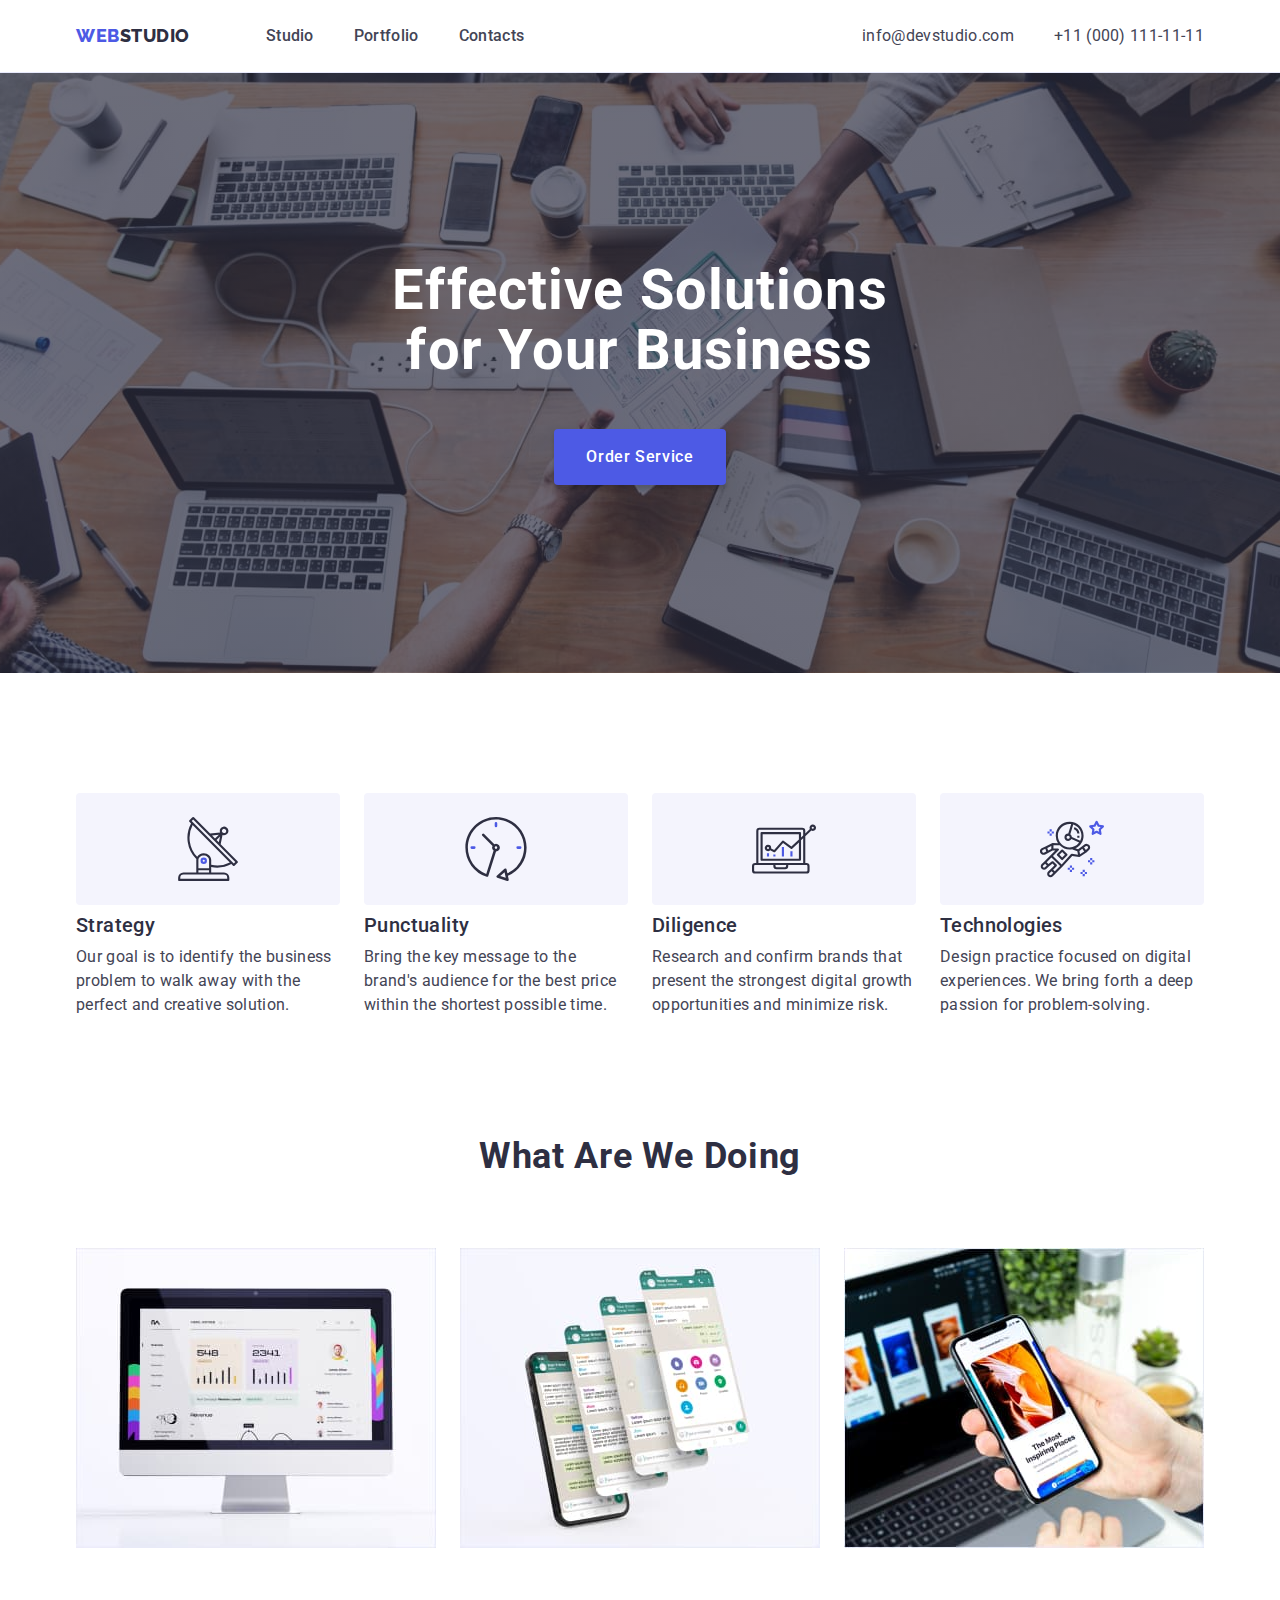
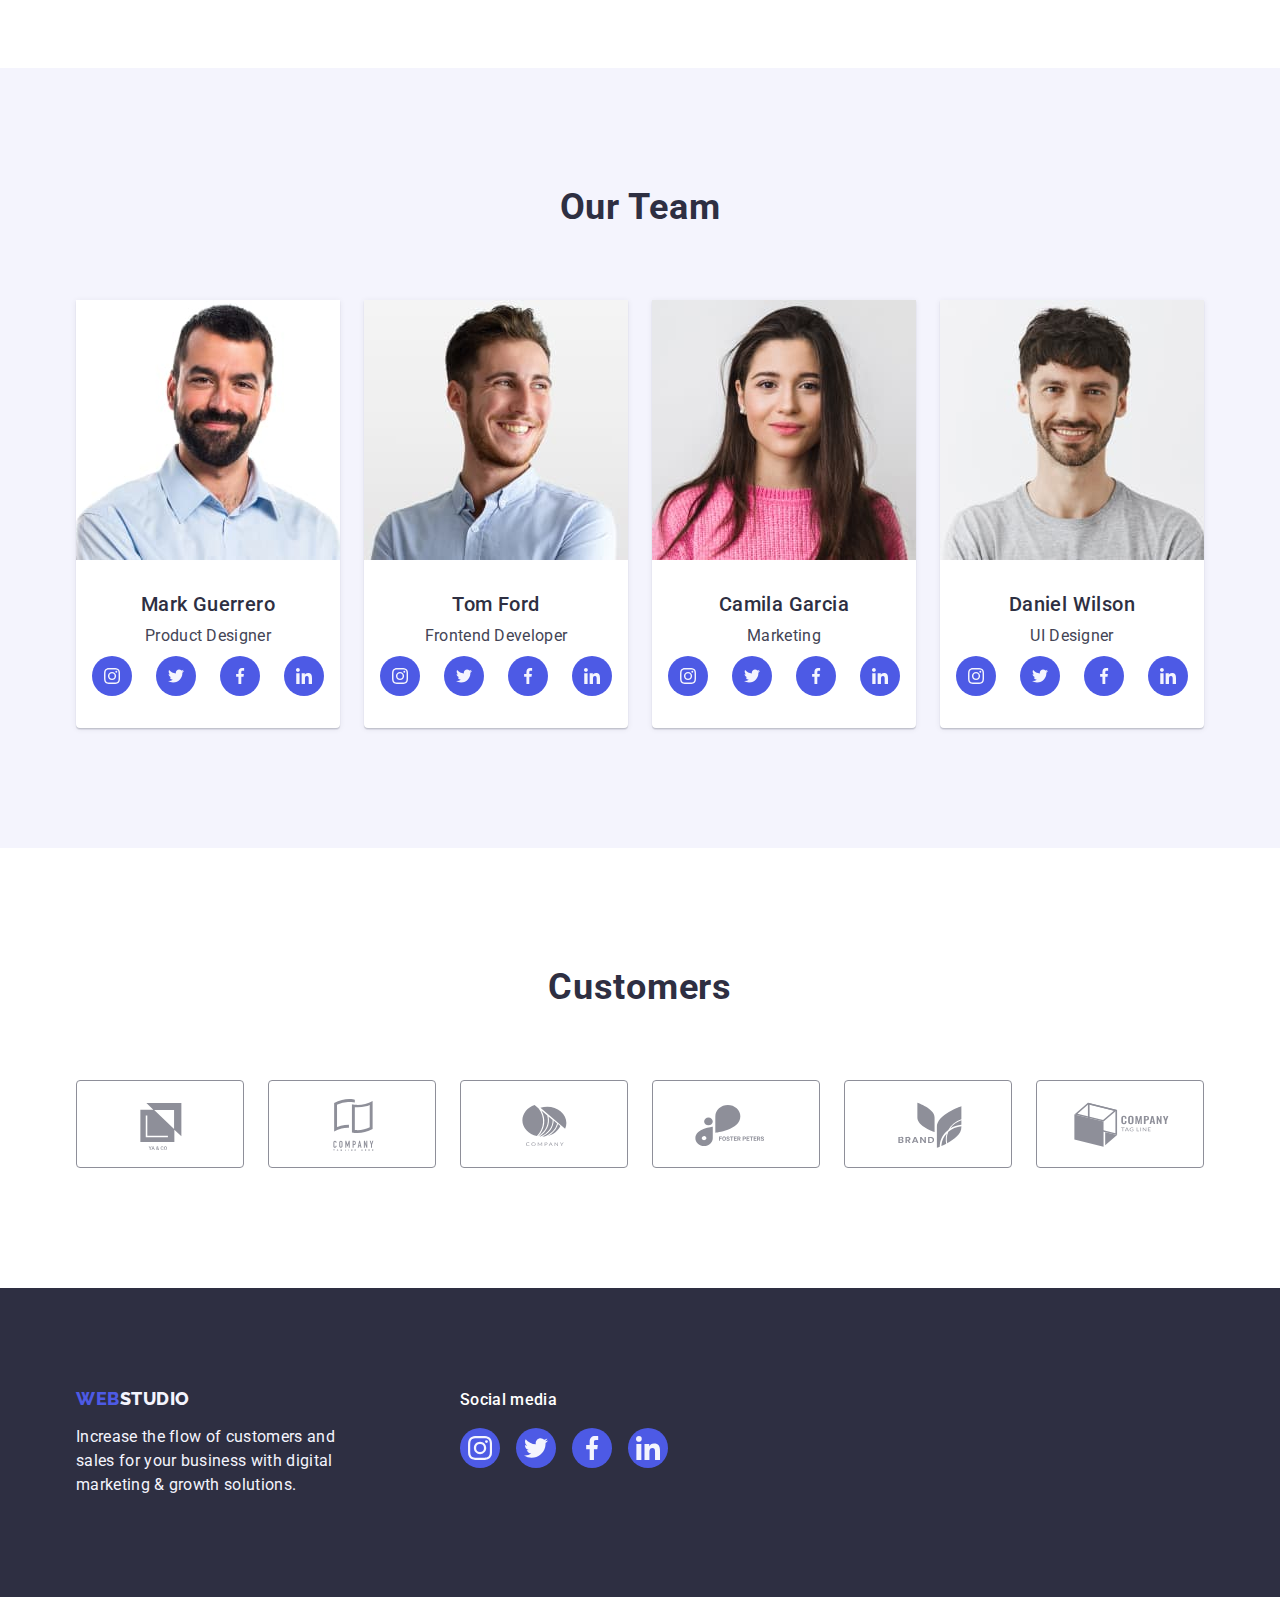
<file: index.html>
<!DOCTYPE html>
<html lang="en">
  <head>
    <meta charset="UTF-8" />
    <meta http-equiv="X-UA-Compatible" content="IE=edge" />
    <meta name="viewport" content="width=device-width, initial-scale=1.0" />
    <title>WebStudio</title>
    <link rel="preconnect" href="https://fonts.googleapis.com" />
    <link rel="preconnect" href="https://fonts.gstatic.com" crossorigin />
    <link
      href="https://fonts.googleapis.com/css2?family=Raleway:wght@800&family=Roboto:wght@400;500;700;900&display=swap"
      rel="stylesheet"
    />
    <link
      rel="stylesheet"
      href="https://cdn.jsdelivr.net/npm/modern-normalize@1.1.0/modern-normalize.min.css"
    />
    <link rel="stylesheet" href="./css/styles.css" />
  </head>
  <body>
    <!-- HEADER -->
    <header class="main-header">
      <div class="container page-header-container">
        <nav class="main-nav">
          <a class="logo logo-top link" href="./index.html"
            >Web<span class="logo-header">Studio</span></a
          >
          <ul class="menu list">
            <li class="menu-item">
              <a class="menu-link link" href="./index.html">Studio</a>
            </li>
            <li class="menu-item">
              <a class="menu-link link" href="./portfolio.html">Portfolio</a>
            </li>
            <li class="menu-item">
              <a class="menu-link link" href="">Contacts</a>
            </li>
          </ul>
        </nav>
        <address class="address">
          <ul class="address-item list">
            <li class="contact-item">
              <a class="contact link" href="mailto:info@devstudio.com"
                >info@devstudio.com</a
              >
            </li>
            <li class="contact-item">
              <a class="contact link" href="tel:+110001111111"
                >+11 (000) 111-11-11</a
              >
            </li>
          </ul>
        </address>
      </div>
    </header>
    <main>
      <!-- HERO -->
      <section class="hero">
        <div class="container">
          <h1 class="main-title">Effective Solutions for Your Business</h1>
          <button class="order-btn button" type="button">Order Service</button>
        </div>
      </section>
      <!-- FEATURE -->
      <section class="section-feature section">
        <div class="container">
          <h2 class="visually-hidden">Our features</h2>
          <ul class="section-list list">
            <li class="feature-item">
              <div class="feature-item-container">
                <svg class="feature-icon" width="64" height="64">
                  <use href="./images/icons.svg#icon-antenna"></use>
                </svg>
              </div>
              <h3 class="title">Strategy</h3>
              <p class="description">
                Our goal is to identify the business problem to walk away with
                the perfect and creative solution.
              </p>
            </li>
            <li class="feature-item">
              <div class="feature-item-container">
                <svg class="feature-icon" width="64" height="64">
                  <use href="./images/icons.svg#icon-clock"></use>
                </svg>
              </div>
              <h3 class="title">Punctuality</h3>
              <p class="description">
                Bring the key message to the brand's audience for the best price
                within the shortest possible time.
              </p>
            </li>
            <li class="feature-item">
              <div class="feature-item-container">
                <svg class="feature-icon" width="64" height="64">
                  <use href="./images/icons.svg#icon-diagram"></use>
                </svg>
              </div>
              <h3 class="title">Diligence</h3>
              <p class="description">
                Research and confirm brands that present the strongest digital
                growth opportunities and minimize risk.
              </p>
            </li>
            <li class="feature-item">
              <div class="feature-item-container">
                <svg class="feature-icon" width="64" height="64">
                  <use href="./images/icons.svg#icon-astronaut"></use>
                </svg>
              </div>
              <h3 class="title">Technologies</h3>
              <p class="description">
                Design practice focused on digital experiences. We bring forth a
                deep passion for problem-solving.
              </p>
            </li>
          </ul>
        </div>
      </section>
      <!-- EXAMPLES -->
      <section class="section-examples section">
        <div class="container">
          <h2 class="section-title">What are we doing</h2>
          <ul class="section-list list">
            <li class="item-list examples-card">
              <img
                src="./images/img1.jpg"
                alt="website for computer"
                width="360"
                height="300"
              />
            </li>
            <li class="item-list examples-card">
              <img
                src="./images/img2.jpg"
                alt="messengers"
                width="360"
                height="300"
              />
            </li>
            <li class="item-list examples-card">
              <img
                src="./images/img3.jpg"
                alt="apps for phones"
                width="360"
                height="300"
              />
            </li>
          </ul>
        </div>
      </section>
      <!-- TEAM -->
      <section class="section-team section">
        <div class="container">
          <h2 class="section-title">Our Team</h2>
          <ul class="section-list list">
            <li class="item-list team-card">
              <img
                src="./images/mark-guerrero.jpg"
                alt="employee"
                width="264"
                height="260"
              />
              <div class="team-card-content">
                <h3 class="title team-text">Mark Guerrero</h3>
                <p class="description team-text">Product Designer</p>
                <ul class="social-list list">
                  <li class="social-list-item">
                    <a href="" class="social-list-link link">
                      <svg class="social-list-icon" width="16" height="16">
                        <use href="./images/icons.svg#icon-instagram"></use>
                      </svg>
                    </a>
                  </li>
                  <li class="social-list-item">
                    <a href="" class="social-list-link link">
                      <svg class="social-list-icon" width="16" height="16">
                        <use href="./images/icons.svg#icon-twitter"></use>
                      </svg>
                    </a>
                  </li>
                  <li class="social-list-item">
                    <a href="" class="social-list-link link">
                      <svg class="social-list-icon" width="16" height="16">
                        <use href="./images/icons.svg#icon-facebook"></use>
                      </svg>
                    </a>
                  </li>
                  <li class="social-list-item">
                    <a href="" class="social-list-link link">
                      <svg class="social-list-icon" width="16" height="16">
                        <use href="./images/icons.svg#icon-linkedin"></use>
                      </svg>
                    </a>
                  </li>
                </ul>
              </div>
            </li>
            <li class="item-list team-card">
              <img
                src="./images/tom-ford.jpg"
                alt="employee"
                width="264"
                height="260"
              />
              <div class="team-card-content">
                <h3 class="title team-text">Tom Ford</h3>
                <p class="description team-text">Frontend Developer</p>
                <ul class="social-list list">
                  <li class="social-list-item">
                    <a href="" class="social-list-link">
                      <svg class="social-list-icon" width="16" height="16">
                        <use href="./images/icons.svg#icon-instagram"></use>
                      </svg>
                    </a>
                  </li>
                  <li class="social-list-item">
                    <a href="" class="social-list-link">
                      <svg class="social-list-icon" width="16" height="16">
                        <use href="./images/icons.svg#icon-twitter"></use>
                      </svg>
                    </a>
                  </li>
                  <li class="social-list-item">
                    <a href="" class="social-list-link">
                      <svg class="social-list-icon" width="16" height="16">
                        <use href="./images/icons.svg#icon-facebook"></use>
                      </svg>
                    </a>
                  </li>
                  <li class="social-list-item">
                    <a href="" class="social-list-link">
                      <svg class="social-list-icon" width="16" height="16">
                        <use href="./images/icons.svg#icon-linkedin"></use>
                      </svg>
                    </a>
                  </li>
                </ul>
              </div>
            </li>
            <li class="item-list team-card">
              <img
                src="./images/camila-garcia.jpg"
                alt="employee"
                width="264"
                height="260"
              />
              <div class="team-card-content">
                <h3 class="title team-text">Camila Garcia</h3>
                <p class="description team-text">Marketing</p>
                <ul class="social-list list">
                  <li class="social-list-item">
                    <a href="" class="social-list-link">
                      <svg class="social-list-icon" width="16" height="16">
                        <use href="./images/icons.svg#icon-instagram"></use>
                      </svg>
                    </a>
                  </li>
                  <li class="social-list-item">
                    <a href="" class="social-list-link">
                      <svg class="social-list-icon" width="16" height="16">
                        <use href="./images/icons.svg#icon-twitter"></use>
                      </svg>
                    </a>
                  </li>
                  <li class="social-list-item">
                    <a href="" class="social-list-link">
                      <svg class="social-list-icon" width="16" height="16">
                        <use href="./images/icons.svg#icon-facebook"></use>
                      </svg>
                    </a>
                  </li>
                  <li class="social-list-item">
                    <a href="" class="social-list-link">
                      <svg class="social-list-icon" width="16" height="16">
                        <use href="./images/icons.svg#icon-linkedin"></use>
                      </svg>
                    </a>
                  </li>
                </ul>
              </div>
            </li>
            <li class="item-list team-card">
              <img
                src="./images/daniel-wilson.jpg"
                alt="employee"
                width="264"
                height="260"
              />
              <div class="team-card-content">
                <h3 class="title team-text">Daniel Wilson</h3>
                <p class="description team-text">UI Designer</p>
                <ul class="social-list list">
                  <li class="social-list-item">
                    <a href="" class="social-list-link">
                      <svg class="social-list-icon" width="16" height="16">
                        <use href="./images/icons.svg#icon-instagram"></use>
                      </svg>
                    </a>
                  </li>
                  <li class="social-list-item">
                    <a href="" class="social-list-link">
                      <svg class="social-list-icon" width="16" height="16">
                        <use href="./images/icons.svg#icon-twitter"></use>
                      </svg>
                    </a>
                  </li>
                  <li class="social-list-item">
                    <a href="" class="social-list-link">
                      <svg class="social-list-icon" width="16" height="16">
                        <use href="./images/icons.svg#icon-facebook"></use>
                      </svg>
                    </a>
                  </li>
                  <li class="social-list-item">
                    <a href="" class="social-list-link">
                      <svg class="social-list-icon" width="16" height="16">
                        <use href="./images/icons.svg#icon-linkedin"></use>
                      </svg>
                    </a>
                  </li>
                </ul>
              </div>
            </li>
          </ul>
        </div>
      </section>
      <!-- CUSTOMERS -->
      <section class="section-customers section">
        <div class="container">
          <h2 class="section-title">Customers</h2>
          <ul class="section-list list">
            <li class="item-list company-item">
              <a href="" class="company-link link">
                <svg class="company-icon" width="104" height="56">
                  <use href="./images/icons.svg#icon-client1"></use>
                </svg>
              </a>
            </li>
            <li class="item-list company-item">
              <a href="" class="company-link link">
                <svg class="company-icon" width="104" height="56">
                  <use href="./images/icons.svg#icon-client2"></use>
                </svg>
              </a>
            </li>
            <li class="item-list company-item">
              <a href="" class="company-link link">
                <svg class="company-icon" width="104" height="56">
                  <use href="./images/icons.svg#icon-client3"></use>
                </svg>
              </a>
            </li>
            <li class="item-list company-item">
              <a href="" class="company-link link">
                <svg class="company-icon" width="104" height="56">
                  <use href="./images/icons.svg#icon-client4"></use>
                </svg>
              </a>
            </li>
            <li class="item-list company-item">
              <a href="" class="company-link link">
                <svg class="company-icon" width="104" height="56">
                  <use href="./images/icons.svg#icon-client5"></use>
                </svg>
              </a>
            </li>
            <li class="item-list company-item">
              <a href="" class="company-link link">
                <svg class="company-icon" width="104" height="56">
                  <use href="./images/icons.svg#icon-client6"></use>
                </svg>
              </a>
            </li>
          </ul>
        </div>
      </section>
    </main>
    <!-- FOOTER -->
    <footer class="footer">
      <div class="footer-container container">
        <div class="footer-left">
          <a class="logo footer-link link" href="./index.html"
            >Web<span class="logo-footer">Studio</span></a
          >
          <p class="footer-description-left">
            Increase the flow of customers and sales for your business with
            digital marketing & growth solutions.
          </p>
        </div>
        <div class="footer-right">
          <p class="footer-description-right">Social media</p>
          <ul class="social-contact list">
            <li class="social-contact-item">
              <a href="" class="social-contact-link link">
                <svg class="social-contact-icon" width="24" height="24">
                  <use href="./images/icons.svg#icon-instagram"></use>
                </svg>
              </a>
            </li>
            <li class="social-contact-item">
              <a href="" class="social-contact-link link">
                <svg class="social-contact-icon" width="24" height="24">
                  <use href="./images/icons.svg#icon-twitter"></use>
                </svg>
              </a>
            </li>
            <li class="social-contact-item">
              <a href="" class="social-contact-link link">
                <svg class="social-contact-icon" width="24" height="24">
                  <use href="./images/icons.svg#icon-facebook"></use>
                </svg>
              </a>
            </li>
            <li class="social-contact-item">
              <a href="" class="social-contact-link link">
                <svg class="social-contact-icon" width="24" height="24">
                  <use href="./images/icons.svg#icon-linkedin"></use>
                </svg>
              </a>
            </li>
          </ul>
        </div>
      </div>
    </footer>
  </body>
</html>
</file>
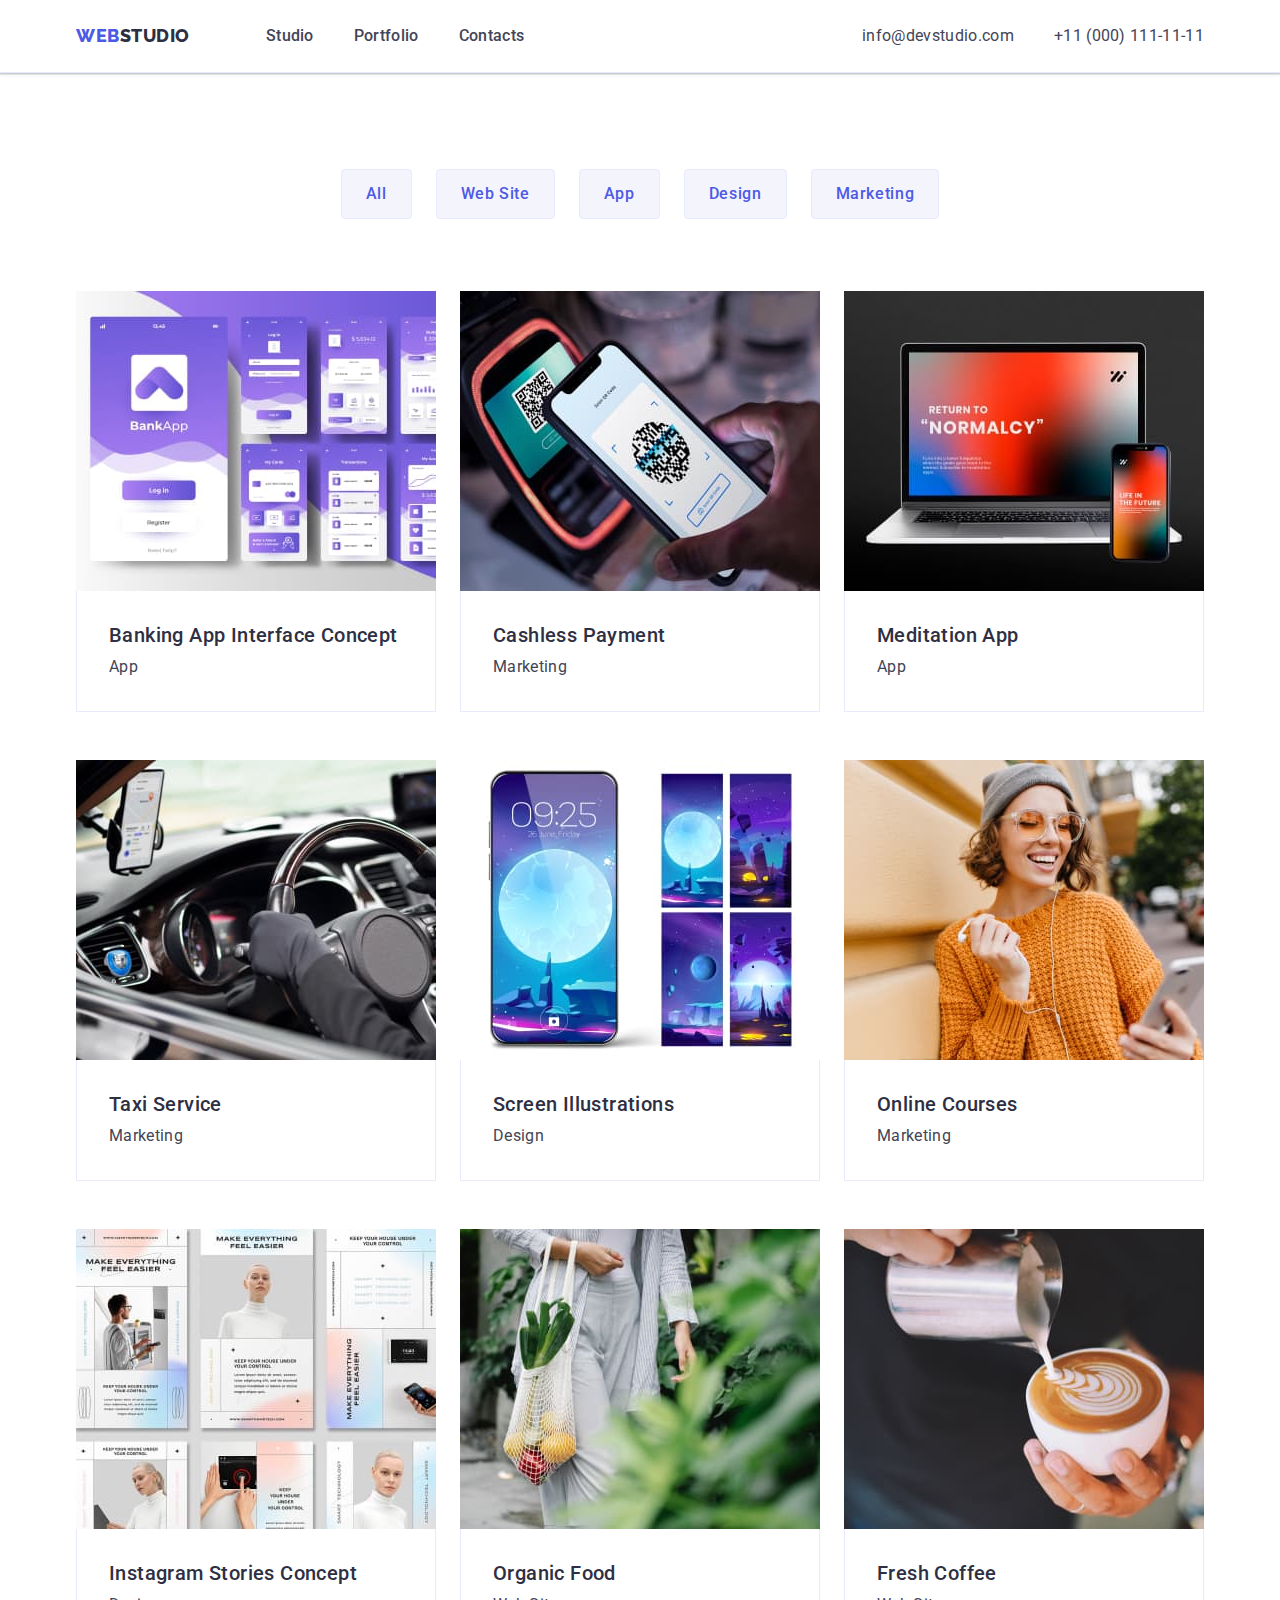
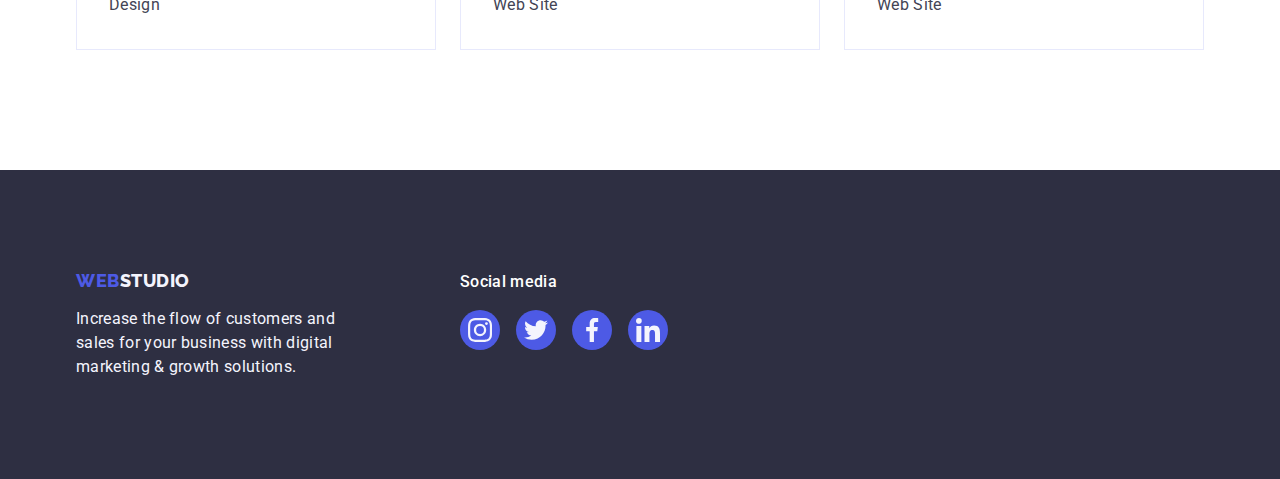
<file: portfolio.html>
<!DOCTYPE html>
<html lang="en">
  <head>
    <meta charset="UTF-8" />
    <meta http-equiv="X-UA-Compatible" content="IE=edge" />
    <meta name="viewport" content="width=device-width, initial-scale=1.0" />
    <title>WebStudio</title>
    <link rel="preconnect" href="https://fonts.googleapis.com" />
    <link rel="preconnect" href="https://fonts.gstatic.com" crossorigin />
    <link
      href="https://fonts.googleapis.com/css2?family=Raleway:wght@800&family=Roboto:wght@400;500;700;900&display=swap"
      rel="stylesheet"
    />
    <link
      rel="stylesheet"
      href="https://cdn.jsdelivr.net/npm/modern-normalize@1.1.0/modern-normalize.min.css"
    />
    <link rel="stylesheet" href="./css/styles.css" />
  </head>
  <body>
    <!-- HEADER -->
    <header class="main-header">
      <div class="container page-header-container">
        <nav class="main-nav">
          <a class="logo logo-top link" href="./index.html"
            >Web<span class="logo-header">Studio</span></a
          >
          <ul class="menu list">
            <li class="menu-item">
              <a class="menu-link link" href="./index.html">Studio</a>
            </li>
            <li class="menu-item">
              <a class="menu-link link" href="./portfolio.html">Portfolio</a>
            </li>
            <li class="menu-item">
              <a class="menu-link link" href="">Contacts</a>
            </li>
          </ul>
        </nav>
        <address class="address">
          <ul class="address-item list">
            <li class="contact-item">
              <a class="contact link" href="mailto:info@devstudio.com"
                >info@devstudio.com</a
              >
            </li>
            <li class="contact-item">
              <a class="contact link" href="tel:+110001111111"
                >+11 (000) 111-11-11</a
              >
            </li>
          </ul>
        </address>
      </div>
    </header>
    <main>
      <!-- FILTER -->
      <section class="section-portfolio">
        <div class="container">
          <h1 class="visually-hidden">Portfolio</h1>
          <ul class="filter-list list">
            <li class="item-list">
              <button class="filter-btn button" type="button">All</button>
            </li>
            <li class="item-list">
              <button class="filter-btn button" type="button">Web Site</button>
            </li>
            <li class="item-list">
              <button class="filter-btn button" type="button">App</button>
            </li>
            <li class="item-list">
              <button class="filter-btn button" type="button">Design</button>
            </li>
            <li class="item-list">
              <button class="filter-btn button" type="button">Marketing</button>
            </li>
          </ul>
          <!-- PORTFOLIO -->
          <ul class="portfolio-list list">
            <li class="portfolio-card">
              <a class="portfolio-link link" href="">
                <img
                  src="./images/banking-app-interface-concept.jpg"
                  alt="bank app"
                  width="360"
                  height="300"
                />
                <div class="portfolio-card-content">
                  <h2 class="title portfolio-text">
                    Banking App Interface Concept
                  </h2>
                  <p class="description portfolio-text">App</p>
                </div>
              </a>
            </li>
            <li class="portfolio-card">
              <a class="portfolio-link link" href="">
                <img
                  src="./images/cashless-payment.jpg"
                  alt="payment process"
                  width="360"
                  height="300"
                />
                <div class="portfolio-card-content">
                  <h2 class="title portfolio-text">Cashless Payment</h2>
                  <p class="description portfolio-text">Marketing</p>
                </div>
              </a>
            </li>
            <li class="portfolio-card">
              <a class="portfolio-link link" href="">
                <img
                  src="./images/meditation-app.jpg"
                  alt="laptop and phone"
                  width="360"
                  height="300"
                />
                <div class="portfolio-card-content">
                  <h2 class="title portfolio-text">Meditation App</h2>
                  <p class="description portfolio-text">App</p>
                </div>
              </a>
            </li>
            <li class="portfolio-card">
              <a class="portfolio-link link" href="">
                <img
                  src="./images/taxi-service.jpg"
                  alt="car"
                  width="360"
                  height="300"
                />
                <div class="portfolio-card-content">
                  <h2 class="title portfolio-text">Taxi Service</h2>
                  <p class="description portfolio-text">Marketing</p>
                </div>
              </a>
            </li>
            <li class="portfolio-card">
              <a class="portfolio-link link" href="">
                <img
                  src="./images/screen-illustrations.jpg"
                  alt="phone screen"
                  width="360"
                  height="300"
                />
                <div class="portfolio-card-content">
                  <h2 class="title portfolio-text">Screen Illustrations</h2>
                  <p class="description portfolio-text">Design</p>
                </div>
              </a>
            </li>
            <li class="portfolio-card">
              <a class="portfolio-link link" href="">
                <img
                  src="./images/online-courses.jpg"
                  alt="student"
                  width="360"
                  height="300"
                />
                <div class="portfolio-card-content">
                  <h2 class="title portfolio-text">Online Courses</h2>
                  <p class="description portfolio-text">Marketing</p>
                </div>
              </a>
            </li>
            <li class="portfolio-card">
              <a class="portfolio-link link" href="">
                <img
                  src="./images/instagram-stories-concept.jpg"
                  alt="several stories"
                  width="360"
                  height="300"
                />
                <div class="portfolio-card-content">
                  <h2 class="title portfolio-text">
                    Instagram Stories Concept
                  </h2>
                  <p class="description portfolio-text">Design</p>
                </div>
              </a>
            </li>
            <li class="portfolio-card">
              <a class="portfolio-link link" href="">
                <img
                  src="./images/organic-food.jpg"
                  alt="products"
                  width="360"
                  height="300"
                />
                <div class="portfolio-card-content">
                  <h2 class="title portfolio-text">Organic Food</h2>
                  <p class="description portfolio-text">Web Site</p>
                </div>
              </a>
            </li>
            <li class="portfolio-card">
              <a class="portfolio-link link" href="">
                <img
                  src="./images/fresh-coffee.jpg"
                  alt="cappuccino"
                  width="360"
                  height="300"
                />
                <div class="portfolio-card-content">
                  <h2 class="title portfolio-text">Fresh Coffee</h2>
                  <p class="description portfolio-text">Web Site</p>
                </div>
              </a>
            </li>
          </ul>
        </div>
      </section>
    </main>
    <!-- FOOTER -->
    <footer class="footer">
      <div class="footer-container container">
        <div class="footer-left">
          <a class="logo footer-link link" href="./index.html"
            >Web<span class="logo-footer">Studio</span></a
          >
          <p class="footer-description-left">
            Increase the flow of customers and sales for your business with
            digital marketing & growth solutions.
          </p>
        </div>
        <div class="footer-right">
          <p class="footer-description-right">Social media</p>
          <ul class="social-contact list">
            <li class="social-contact-item">
              <a href="" class="social-contact-link link">
                <svg class="social-contact-icon" width="24" height="24">
                  <use href="./images/icons.svg#icon-instagram"></use>
                </svg>
              </a>
            </li>
            <li class="social-contact-item">
              <a href="" class="social-contact-link link">
                <svg class="social-contact-icon" width="24" height="24">
                  <use href="./images/icons.svg#icon-twitter"></use>
                </svg>
              </a>
            </li>
            <li class="social-contact-item">
              <a href="" class="social-contact-link link">
                <svg class="social-contact-icon" width="24" height="24">
                  <use href="./images/icons.svg#icon-facebook"></use>
                </svg>
              </a>
            </li>
            <li class="social-contact-item">
              <a href="" class="social-contact-link link">
                <svg class="social-contact-icon" width="24" height="24">
                  <use href="./images/icons.svg#icon-linkedin"></use>
                </svg>
              </a>
            </li>
          </ul>
        </div>
      </div>
    </footer>
  </body>
</html>
</file>
<file: css/styles.css>
:root {
  --primary-font: "Roboto", sans-serif;
  --secondary-font: "Raleway", sans-serif;
  --primary-text-color: #2e2f42;
  --secondary-text-color: #434455;
  --third-text-color: #ffffff;
  --fourth-text-color: #f4f4fd;
  --fifth-text-color: #8e8f99;
  --accent-color: #404bbf;
  --brand-color: #4d5ae5;
  --main-background: #ffffff;
  --icon-background: #31d0aa;
}

h1,
h2,
h3,
p {
  margin-top: 0;
  margin-bottom: 0;
}

ul {
  margin-top: 0;
  margin-bottom: 0;
  padding-left: 0;
}

img {
  display: block;
}

body {
  font-family: var(--primary-font);
  background: var(--main-background);
  color: var(--secondary-text-color);
}

.container {
  width: 1158px;
  margin-left: auto;
  margin-right: auto;
  padding: 0 15px;
}

.section {
  padding-top: 120px;
  padding-bottom: 120px;
}

/* COMPONENTS */

.logo {
  font-family: var(--secondary-font);
  font-weight: 800;
  font-size: 18px;
  line-height: 1.17;
  letter-spacing: 0.03em;
  text-transform: uppercase;
  color: var(--brand-color);
  margin-right: 76px;
}

.logo-header {
  color: var(--primary-text-color);
}

.logo-footer {
  color: var(--fourth-text-color);
}

.list {
  list-style: none;
}

.link {
  text-decoration: none;
}

.button {
  font-family: inherit;
  cursor: pointer;
  font-size: 16px;
  line-height: 1.5;
  letter-spacing: 0.04em;
}

.button:hover,
.button:focus {
  color: var(--third-text-color);
  background: var(--accent-color);
}

/* HEADER */

.main-header {
  border-bottom: 1px solid #e7e9fc;
  box-shadow: 0px 2px 1px rgba(46, 47, 66, 0.08),
    0px 1px 1px rgba(46, 47, 66, 0.16), 0px 1px 6px rgba(46, 47, 66, 0.08);
}

.page-header-container {
  display: flex;
  align-items: center;
  justify-content: space-between;
}

.main-nav {
  display: flex;
  align-items: center;
}

.logo-top {
  padding: 24px 0;
}

.menu {
  display: flex;
  align-items: center;
  gap: 40px;
}

.menu-item {
  padding: 24px 0;
}

.menu-link {
  font-weight: 500;
  font-size: 16px;
  line-height: 1.5;
  letter-spacing: 0.02em;
  color: var(--secondary-text-color);
  padding: 24px 0;
}

.menu-link:hover,
.menu-link:focus {
  color: var(--accent-color);
}

.address {
  font-style: normal;
}

.address-item {
  display: flex;
  align-items: center;
  gap: 40px;
}

.contact {
  font-size: 16px;
  line-height: 1.5;
  letter-spacing: 0.02em;
  color: var(--secondary-text-color);
  padding-top: 24px;
  padding-bottom: 24px;
}

.contact:hover,
.contact:focus {
  color: var(--accent-color);
}

/* HERO */

.hero {
  background: var(--primary-text-color);
  padding-top: 188px;
  padding-bottom: 188px;
  background-image: linear-gradient(
      rgba(46, 47, 66, 0.7),
      rgba(46, 47, 66, 0.7)
    ),
    url(../images/hero-img.jpg);
  max-width: 1440px;
  background-repeat: no-repeat;
  background-position: center;
  background-size: cover;
}

.main-title {
  font-weight: 700;
  font-size: 56px;
  line-height: 1.07;
  max-width: 496px;
  text-align: center;
  letter-spacing: 0.02em;
  color: var(--third-text-color);
  margin: auto;
  margin-bottom: 48px;
}

.order-btn {
  font-weight: 500;
  min-width: 169px;
  background: var(--brand-color);
  color: var(--third-text-color);
  box-shadow: 0px 4px 4px rgba(0, 0, 0, 0.15);
  border-radius: 4px;
  display: block;
  padding: 16px 32px;
  margin: auto;
  border: none;
}

/* SECTIONS */

.visually-hidden {
  position: absolute;
  width: 1px;
  height: 1px;
  margin: -1px;
  border: 0;
  padding: 0;
  white-space: nowrap;
  clip-path: inset(100%);
  clip: rect(0 0 0 0);
  overflow: hidden;
}

.section-list {
  display: flex;
  gap: 24px;
}

.feature-item {
  width: calc((100% - 72px) / 4);
}

.feature-item-container {
  display: flex;
  justify-content: center;
  align-items: center;
  width: 264px;
  height: 112px;
  border-radius: 4px;
  background-color: var(--fourth-text-color);
  margin-bottom: 8px;
}

.title {
  font-weight: 500;
  font-size: 20px;
  line-height: 1.2;
  letter-spacing: 0.02em;
  color: var(--primary-text-color);
  margin-bottom: 8px;
}

.description {
  font-size: 16px;
  line-height: 1.5;
  letter-spacing: 0.02em;
  color: var(--secondary-text-color);
}

.section-title {
  font-weight: 700;
  font-size: 36px;
  line-height: 1.1;
  letter-spacing: 0.02em;
  text-align: center;
  text-transform: capitalize;
  color: var(--primary-text-color);
  margin-bottom: 72px;
}

.section-examples {
  padding-top: 0;
}

.examples-card {
  width: calc((100% - 48px) / 3);
}

.section-team {
  background: var(--fourth-text-color);
}

.team-card-content {
  padding: 32px 0;
}

.team-card {
  background: var(--main-background);
  justify-content: center;
  align-items: center;
  box-shadow: 0px 1px 6px rgba(46, 47, 66, 0.08),
    0px 1px 1px rgba(46, 47, 66, 0.16), 0px 2px 1px rgba(46, 47, 66, 0.08);
  border-radius: 0px 0px 4px 4px;
  width: calc((100% - 72px) / 4);
}

.team-text {
  display: flex;
  justify-content: center;
  text-align: center;
  margin-bottom: 8px;
}

.social-list {
  display: flex;
  justify-content: center;
  gap: 24px;
}

.social-list-link {
  display: flex;
  justify-content: center;
  align-items: center;
  width: 40px;
  height: 40px;
  border-radius: 50%;
  background-color: var(--brand-color);
}

.social-list-link:hover,
.social-list-link:focus {
  background-color: var(--accent-color);
}

.social-list-icon {
  fill: var(--fourth-text-color);
}

.company-item {
  width: calc((100% - 120px) / 6);
}

.company-link {
  display: flex;
  justify-content: center;
  align-items: center;
  width: 168px;
  height: 88px;
  border: 1px solid var(--fifth-text-color);
  border-radius: 4px;
  color: var(--fifth-text-color);
}

.company-link:hover,
.company-link:focus {
  border: 1px solid var(--accent-color);
  color: var(--accent-color);
}

.company-icon {
  fill: var(--fifth-text-color);
}

.company-link:hover .company-icon,
.company-link:focus .company-icon {
  fill: currentColor;
}

/* FOOTER */

.footer {
  background: var(--primary-text-color);
  padding-top: 100px;
  padding-bottom: 100px;
}

.footer-container {
  display: flex;
  align-items: baseline;
}

.footer-left {
  margin-right: 120px;
}

.footer-link {
  display: inline-block;
  margin-bottom: 16px;
}

.footer-description-left {
  font-size: 16px;
  line-height: 1.5;
  letter-spacing: 0.02em;
  color: var(--fourth-text-color);
  width: 264px;
}

.footer-description-right {
  font-weight: 500;
  font-size: 16px;
  line-height: 1.5;
  letter-spacing: 0.02em;
  color: var(--third-text-color);
  margin-bottom: 16px;
}

.social-contact {
  display: flex;
  gap: 16px;
}

.social-contact-link {
  display: flex;
  justify-content: center;
  align-items: center;
  width: 40px;
  height: 40px;
  border-radius: 50%;
  background-color: var(--brand-color);
}

.social-contact-link:hover,
.social-contact-link:focus {
  background-color: var(--icon-background);
}

.social-contact-icon {
  fill: var(--fourth-text-color);
}

/* PORTFOLIO */

.section-portfolio {
  padding: 96px 0 120px;
}

.filter-list {
  display: flex;
  justify-content: center;
  margin-bottom: 72px;
  gap: 24px;
}

.filter-btn {
  font-weight: 500;
  letter-spacing: 0.04em;
  color: var(--brand-color);
  background: var(--fourth-text-color);
  border: 1px solid #e7e9fc;
  border-radius: 4px;
  padding: 12px 24px;
}

.filter-btn:hover,
.filter-btn:focus {
  box-shadow: 0px 3px 1px rgba(0, 0, 0, 0.1), 0px 2px 1px rgba(0, 0, 0, 0.08),
    0px 2px 2px rgba(0, 0, 0, 0.12);
  border-radius: 4px;
  border: 1px solid transparent;
}

.portfolio-list {
  display: flex;
  flex-wrap: wrap;
  column-gap: 24px;
  row-gap: 48px;
}

.portfolio-card {
  width: calc((100% - 48px) / 3);
}

.portfolio-link {
  display: block;
}

.portfolio-link:hover,
.portfolio-link:focus {
  box-shadow: 0px 1px 6px rgba(46, 47, 66, 0.08),
    0px 1px 1px rgba(46, 47, 66, 0.16), 0px 2px 1px rgba(46, 47, 66, 0.08);
}

.portfolio-card-content {
  border: 1px solid #e7e9fc;
  border-top: none;
  padding: 32px 16px;
}

.portfolio-text {
  display: flex;
  align-items: flex-start;
  padding-left: 16px;
}
</file>
